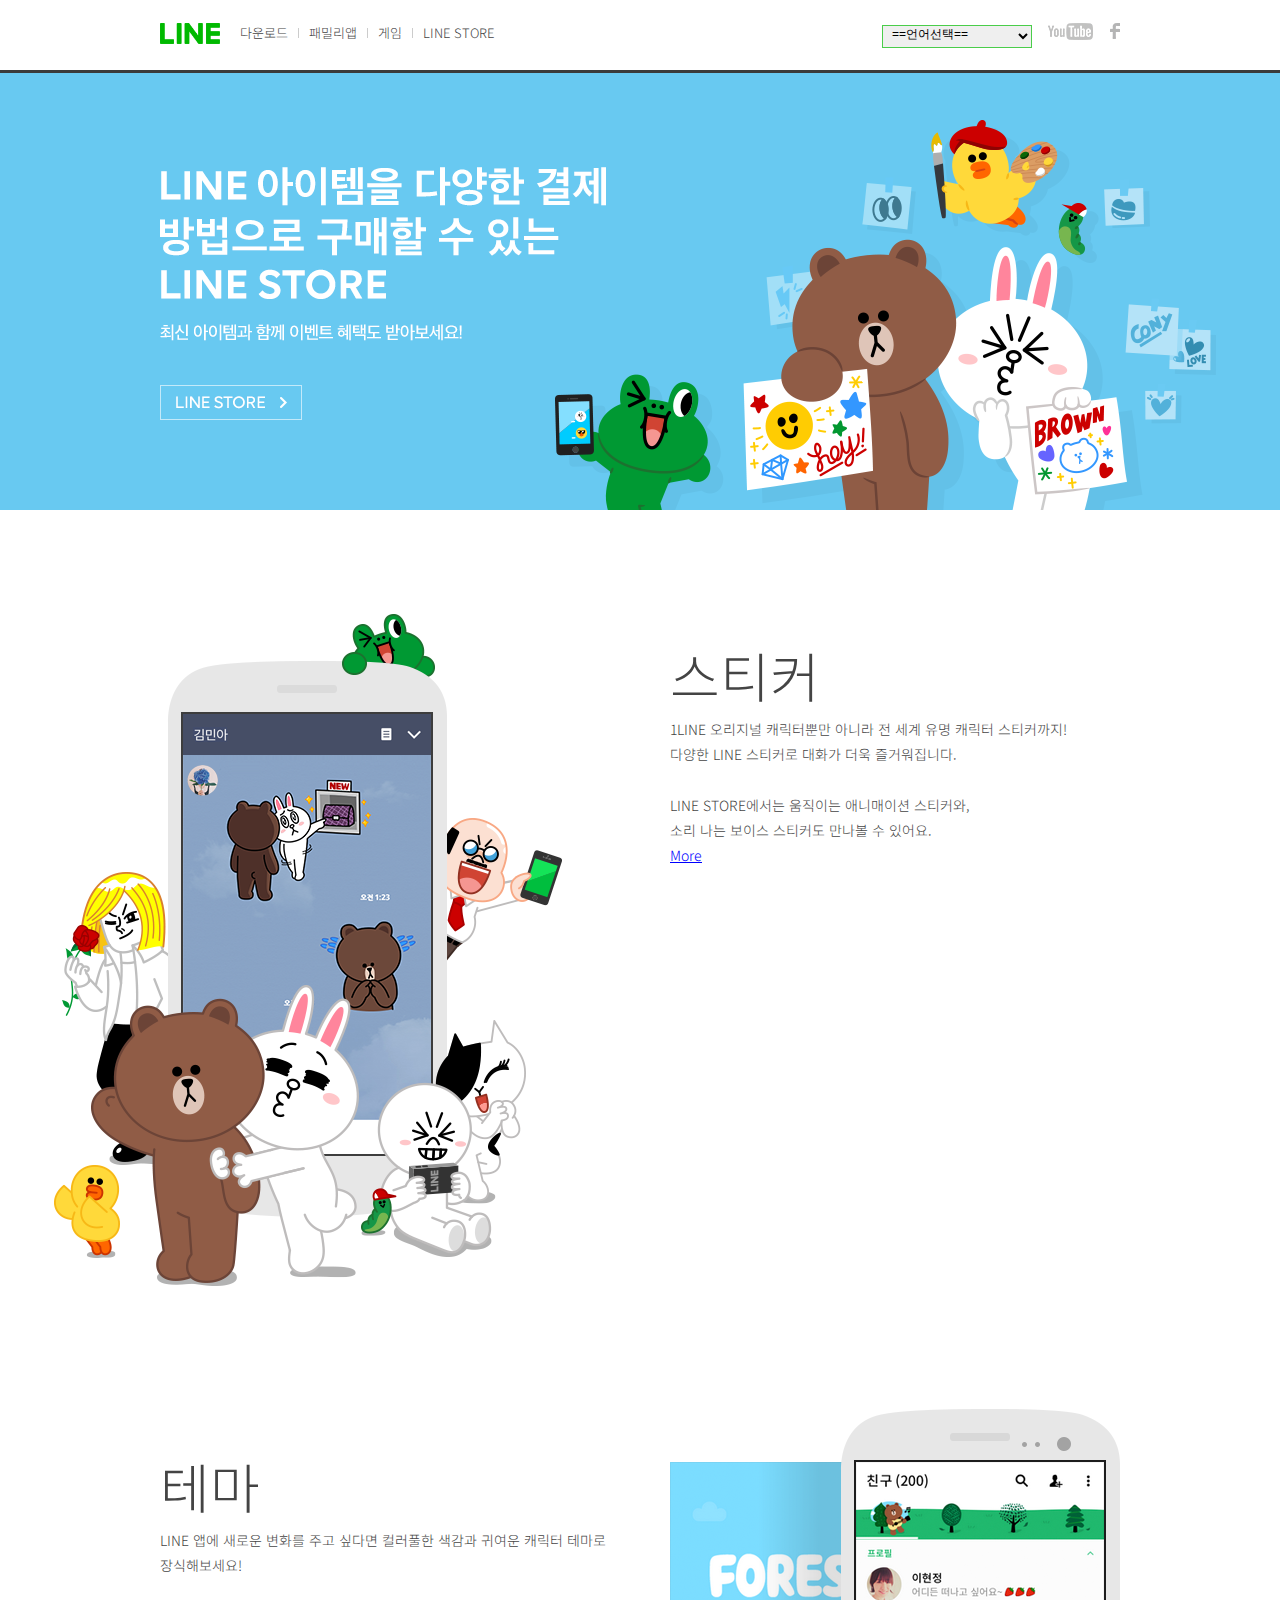
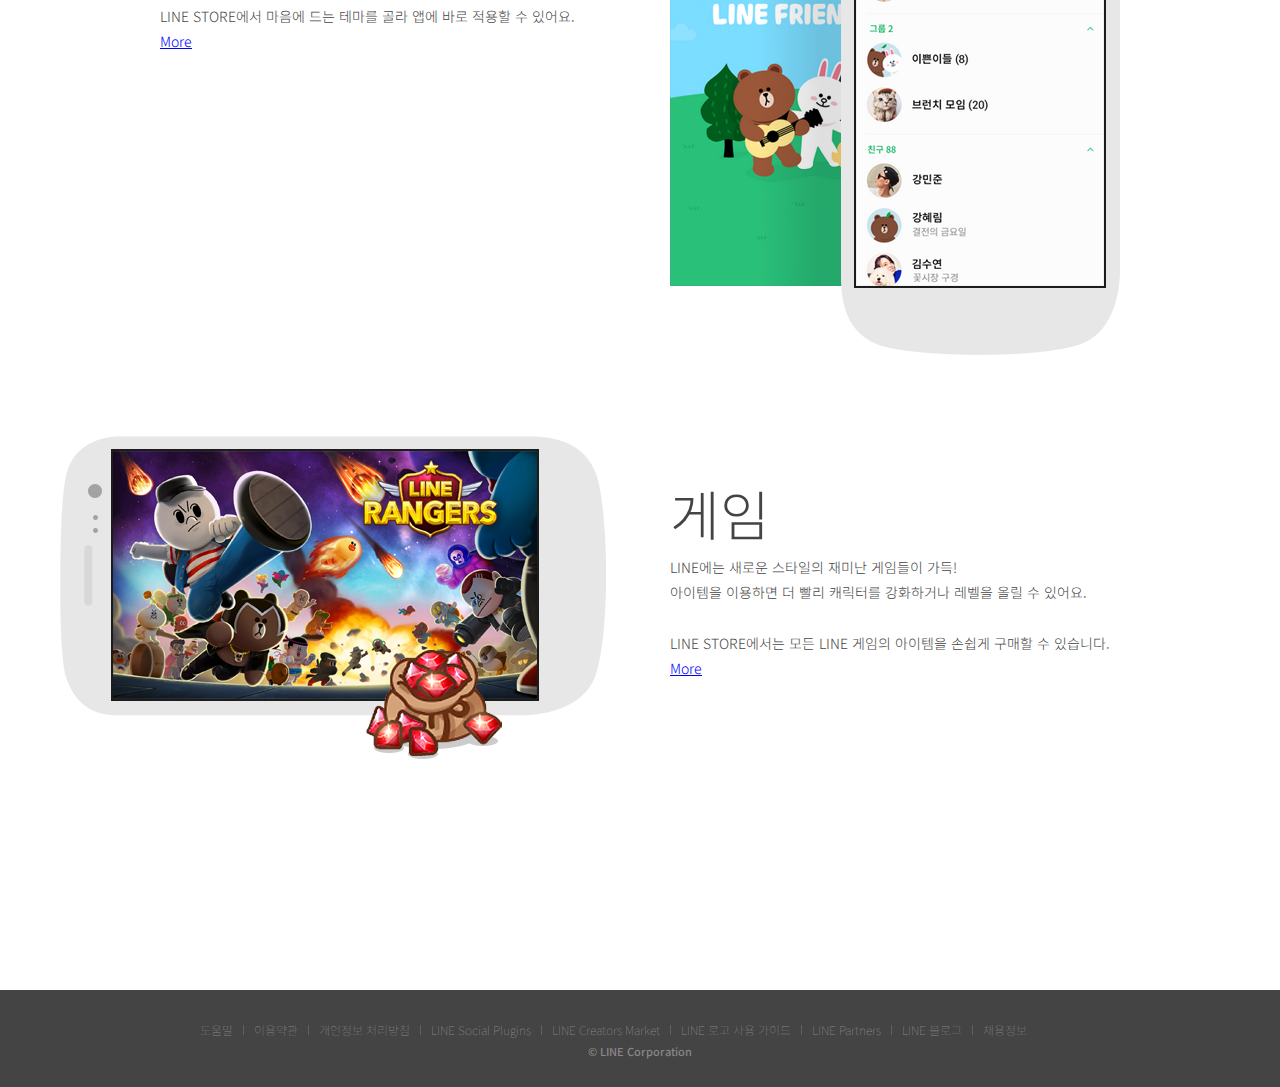
<file: line_store.html>
<!DOCTYPE html>
<html lang="ko">
<head>
    <meta charset="UTF-8">
    <meta name="viewport" content="width=device-width, initial-scale=1.0">

    <!-- favicon -->
    <link rel="shortcut icon" href="favicon.png">
    <link rel="apple-touch-icon-precomposed" href="favicon.png">

    <!-- font -->
    <link href="https://fonts.googleapis.com/css?family=Noto+Sans+KR:100,300,400,500,700,900&display=swap&subset=korean" rel="stylesheet">
    <!-- font-family: 'Noto Sans KR', sans-serif; -->

    <title>무료 통화·메시지 앱 LINE</title>

    <!-- css -->
    <link rel="stylesheet" href="css/reset.css">
    <link rel="stylesheet" href="css/default.css">
    <link rel="stylesheet" href="css/header.css">
    <link rel="stylesheet" href="css/banner.css">
    <link rel="stylesheet" href="css/section.css">
    <link rel="stylesheet" href="css/service.css">
    <link rel="stylesheet" href="css/footer.css">
    <link rel="stylesheet" href="css/skip.css">

    <style>

    </style>
</head>
<body>
    <div class="skip_menu">
        <p><a href="#free_msg">무료 메세지</a></p>
        <p><a href="#free_call">영상/음성 통화</a></p>
        <p><a href="#sticker">LINE 스티커</a></p>                                                                                                                                                                                                                                                                                                                                                                                                                                                                                                                                                                                                                                                                                                                                                                                                                                                                                                                                                                                                                                                                                                                                                                                                                                                                                                                                                                                                                                                                                                                                                                                                                                                                                          
        <p><a href="#free_voice">음성 메세지</a></p>
        <p><a href="#life">꿀팁</a></p>
        <p><a href="#service">서비스</a></p>
    </div>
    <div class="wrap">

        <!-- header section -->
        <header class="header">
            <div class="row">
                <ul class="clearfix">
                    <li class="fl_left clearfix header_left">
                        <div class="fl_left">
                            <a href="index.html"><img src="images/logo.png" alt="logo"></a>
                        </div>
                        <div class="fl_right">
                            <ul class="clearfix">
                                <li class="fl_left"><a href="#">다운로드<span></span></a></li>
                                <li class="fl_left"><a href="#">패밀리앱<span></span></a></li>
                                <li class="fl_left"><a href="#">게임<span></span></a></li>
                                <li class="fl_left"><a href="line_store.html">LINE STORE<span></span></a></li>
                            </ul>
                        </div>
                    </li>
                    <li class="fl_right header_right">
                        <select>
                            <option>==언어선택==</option>
                            <option>한국어</option>
                            <option>English</option>
                        </select>
                        <a href="#">유튜브</a>
                        <a href="#">페북</a>
                    </li>
                </ul>
            </div>
        </header>

        <!-- main_banner section -->
        <section class="main_banner">
            <div class="slider">
                <div class="banner04">banner04</div>
            </div>
        </section>
        <!-- sticker section -->
        <section class="section sticker" id="sticker">
            <div class="row">
                <ul class="clearfix">
                    <li class="sec_img fl_left">
                        <img src="images/stic_img.png" alt="msg">
                    </li>
                    <li class="sec_txt fl_right">
                        <h2>스티커</h2>
                        <p>1LINE 오리지널 캐릭터뿐만 아니라 전 세계 유명 캐릭터 스티커까지!<br>
                            다양한 LINE 스티커로 대화가 더욱 즐거워집니다.<br><br>
                            
                            LINE STORE에서는 움직이는 애니매이션 스티커와,<br>
                            소리 나는 보이스 스티커도 만나볼 수 있어요.</p>
                            <p><a href="#" class="more" style="text-decoration: underline;color:blue;">More</a></p>
                    </li>
                </ul>
            </div>
        </section>

        <!-- free_call section -->
        <section class="section tema_img" id="free_call">
            <div class="row">
                <ul class="clearfix">
                    <li class="sec_img fl_right">
                        <img src="images/tema_img.png" alt="msg">
                    </li>
                    <li class="sec_txt fl_left">
                        <h2>테마</h2>
                        <p>LINE 앱에 새로운 변화를 주고 싶다면 컬러풀한 색감과 귀여운 캐릭터 테마로 장식해보세요!<br><br>

                            LINE STORE에서 마음에 드는 테마를 골라 앱에 바로 적용할 수 있어요.</p>
                            <p><a href="#" style="text-decoration: underline;color:blue">More</a></p>
                    </li>
                </ul>

            </div>
        </section>

        <!-- free_msg section -->
        <section class="section game_img" id="free_msg">
            <div class="row">
                <ul class="clearfix">
                    <li class="sec_img fl_left">
                        <img src="images/game_img.png" alt="msg" style="margin-left:-100px;margin-bottom: 150px;">
                    </li>
                    <li class="sec_txt fl_right">
                        <h2>게임</h2>
                        <p>LINE에는 새로운 스타일의 재미난 게임들이 가득!<br>
                            아이템을 이용하면 더 빨리 캐릭터를 강화하거나 레벨을 올릴 수 있어요.<br><br>
                            
                            LINE STORE에서는 모든 LINE 게임의 아이템을 손쉽게 구매할 수 있습니다.</p>
                            <p><a href="#" style="text-decoration: underline;color:blue">More</a></p>
                    </li>
                </ul>
            </div>
        </section>

        <!-- footer section -->
        <footer class="footer">
            <div class="row">
                <div class="footer_nav">
                    <a href="#">도움말<span></span></a>
                    <a href="#">이용약관<span></span></a>
                    <a href="#">개인정보 처리방침<span></span></a>
                    <a href="#">LINE Social Plugins<span></span></a>
                    <a href="#">LINE Creators Market<span></span></a>
                    <a href="#">LINE 로고 사용 가이드<span></span></a>
                    <a href="#">LINE Partners<span></span></a>
                    <a href="#">LINE 블로그<span></span></a>
                    <a href="#">채용정보</a>
                </div>
                <p>©  LINE Corporation</p>
            </div>
        </footer>
    </div>
</body>
</html>
</file>
<file: css/default.css>
@charset 'utf-8';

body{font-family:'Noto Sans KR', sans-serif;color:#444;}
a{text-decoration:none;color:#444;}
.row{width:960px;margin:0 auto;}
.clearfix::after{content:'';display: block;clear:both;}
.fl_left{float: left;}
.fl_right{float:right;}
</file>
<file: css/header.css>
@charset 'utf-8';

.header{position:fixed;left:0;top:0;z-index:9999;width:100%;border-bottom:3px solid #3b3b3b;padding:23px 0 22px;background: white;}
.header_left>div:first-child{width:60px;margin-right:20px;overflow:hidden;}
img[src*=logo]{width:100%;}
.header_left li a{font-size:13px;font-weight:300;}
.header_left li a span{display:inline-block;width:1px;height:10px;background: #ccc;margin:0 10px;}
.header_left li:last-child a span{display:none;}

select,.header_right>a{display:inline-block;}
select{width:150px;border-color: #4acd4a;padding:0 5px 5px;font-size:12px;box-sizing:border-box;}
.header_right a{background-image:url('../images/iconset.png');margin-left:12px;}
.header_right a:first-of-type{width:46px;height:18px;background-position:-1057px 0;text-indent:-30000px;}
.header_right a:last-of-type{width:10px;height:18px;background-position:-817px 0;text-indent: -30000px;}
</file>
<file: css/banner.css>
@charset 'utf-8';

.main_banner{width:100%;margin-top:70px;margin-bottom:88px;}
div[class*=banner]{height:440px;text-indent:-30000px;background-position:center;}
.banner04{background-image: url('../images/main_banner04.png');}
</file>
<file: css/section.css>
@charset 'utf-8';

.section{margin-bottom:80px;}
.section li{width:450px}
.section h2{margin:50px 0 15px;font-size:54px;font-weight:300;}
.section p{font-size:14px;font-weight: 300;line-height:1.8;}
.section.sticker .sec_img{margin-left:-150px;}
</file>
<file: css/service.css>
@charset 'utg-8';

.service{margin:120px 0 120px;}
.service li{width:280px;margin-right:60px;}
.service li:nth-child(3){margin-right: 0;}
.service li h3{margin-bottom:10px;font-size:14px;font-weight:500;}
.service li h3.timeline::after{content:'';display: inline-block;margin:-1px 0 0 5px;width:14px;height:14px;background:url('../images/iconset.png') -674px 0;background-size: 1101px;}
.service li p{margin-bottom:30px;font-size:13px;font-weight:300;line-height:1.6;}
.service li img{margin-bottom:15px;}
</file>
<file: css/footer.css>
@charset 'utf-8';

.footer{background:#444;padding:30px 0;}
.footer_nav{width:880px;margin:0 auto 10px;}
.footer_nav a{font-size:12px;color:rgba(204, 204, 204, 0.507);font-weight:100;}
.footer_nav a:hover{color:white;}
.footer p{text-align:center;font-size:11px;font-weight:500;color:rgba(204, 204, 204, 0.507);}
.footer_nav a span{display:inline-block;width:1px;height:10px;background: rgba(204, 204, 204, 0.205);margin:0 6px 0 10px;}
</file>
<file: css/skip.css>
@charset 'utf-8';

.skip_menu{position: absolute;left:0;top:0;z-index:99999;}
.skip_menu p{width:150px;background:#00b900;padding:5px 0;text-align: center;display:none;}
.skip_menu a{color:white;}
</file>
